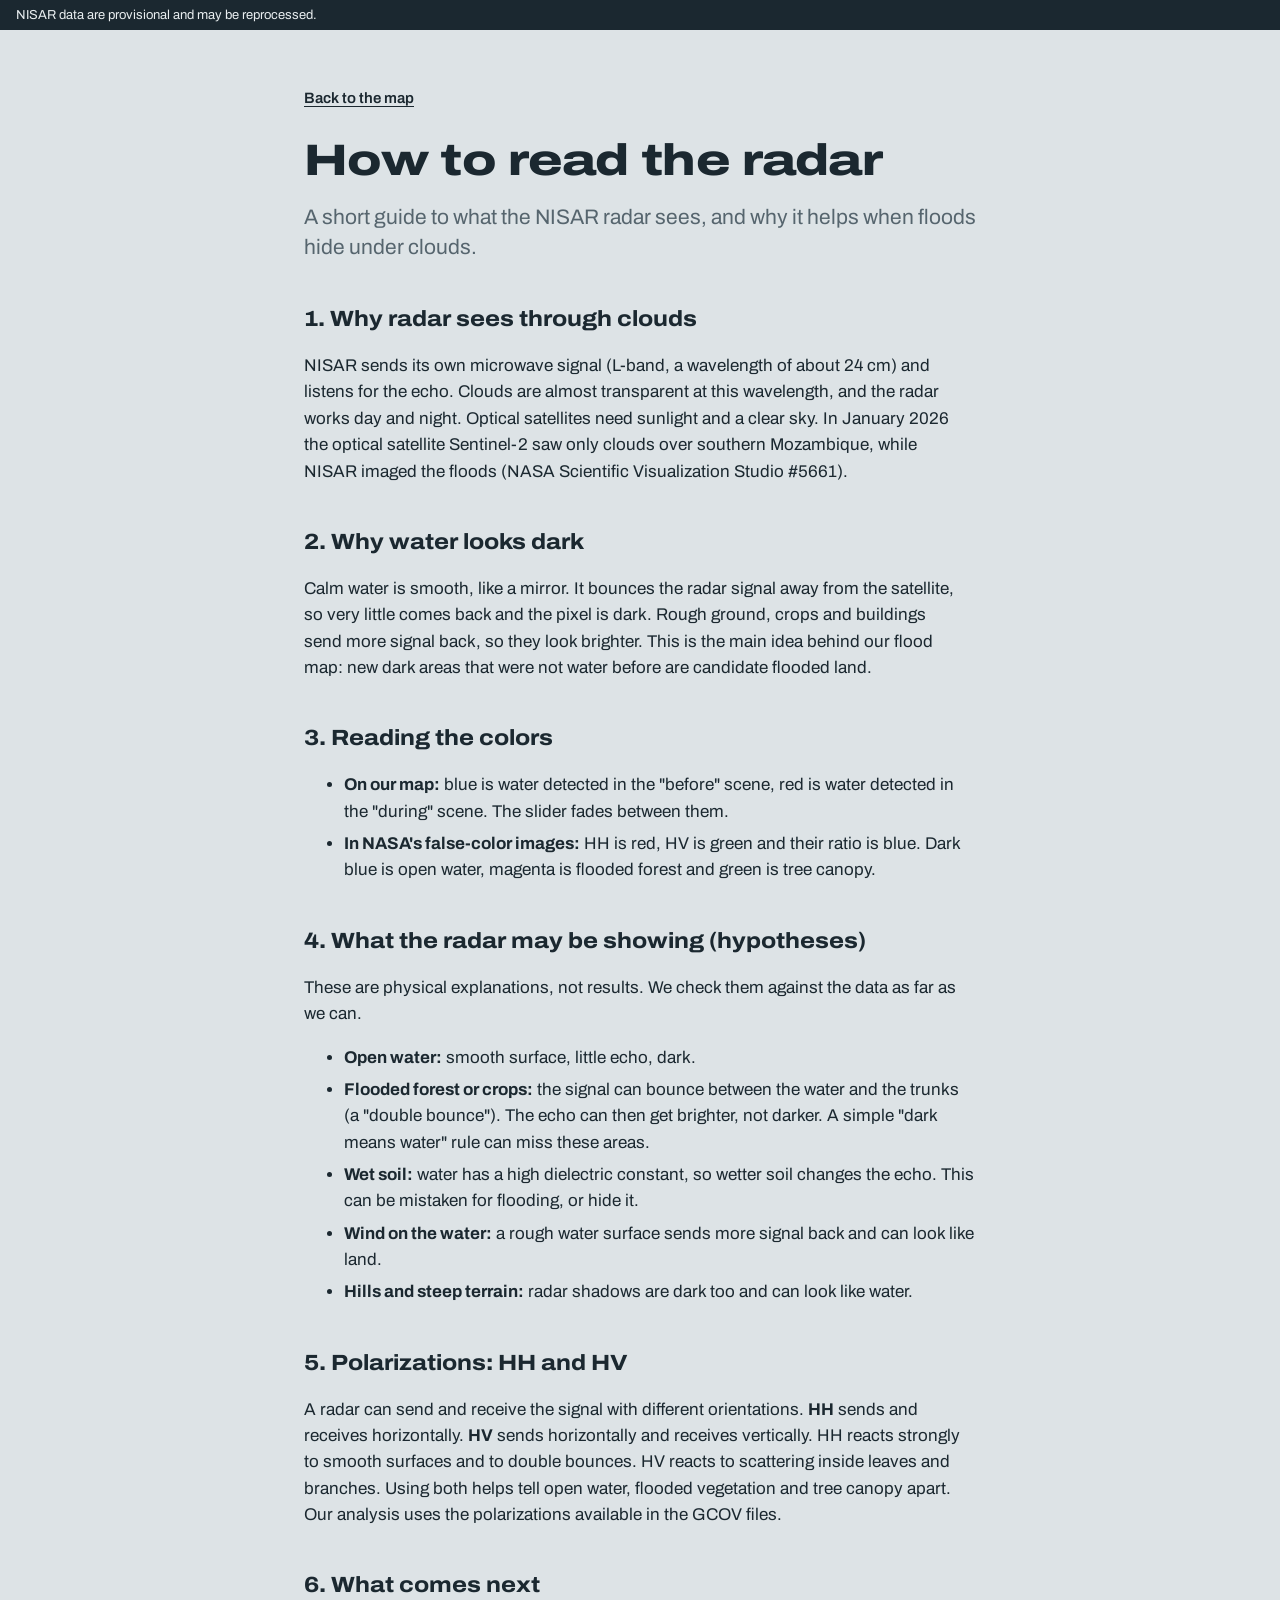
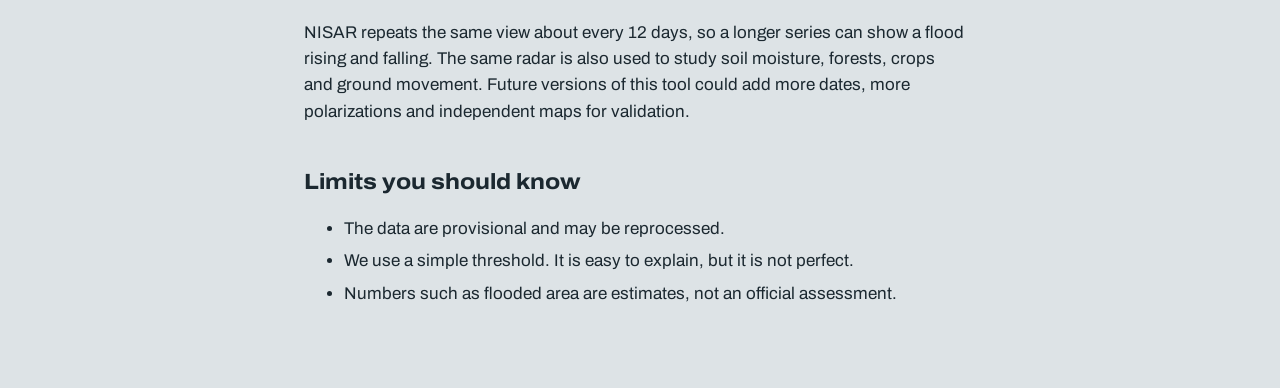
<file: docs/how-to-read-radar.html>
<!doctype html>
<html lang="en">
<head>
<meta charset="utf-8">
<meta name="viewport" content="width=device-width, initial-scale=1">
<title>How to read the radar | Sarvia</title>
<link rel="icon" href="static/brand/favicon.ico" sizes="any">
<link rel="icon" type="image/png" href="static/brand/favicon-32.png" sizes="32x32">
<link rel="icon" type="image/png" href="static/brand/icon-192.png" sizes="192x192">
<link rel="apple-touch-icon" href="static/brand/apple-touch-icon.png">
<link rel="preconnect" href="https://fonts.googleapis.com">
<link rel="preconnect" href="https://fonts.gstatic.com" crossorigin>
<link rel="stylesheet" href="https://fonts.googleapis.com/css2?family=Archivo:wdth,wght@62..125,300..900&display=swap">
<link rel="stylesheet" href="static/style.css">
</head>
<body class="page-body">
<div id="banner">NISAR data are provisional and may be reprocessed.</div>
<main class="page">
  <p class="back"><a href="index.html">Back to the map</a></p>
  <h1>How to read the radar</h1>
  <p class="lead">A short guide to what the NISAR radar sees, and why it helps when floods hide under clouds.</p>

  <h2>1. Why radar sees through clouds</h2>
  <p>NISAR sends its own microwave signal (L-band, a wavelength of about 24 cm) and listens for the echo. Clouds are almost transparent at this wavelength, and the radar works day and night. Optical satellites need sunlight and a clear sky. In January 2026 the optical satellite Sentinel-2 saw only clouds over southern Mozambique, while NISAR imaged the floods (NASA Scientific Visualization Studio #5661).</p>

  <h2>2. Why water looks dark</h2>
  <p>Calm water is smooth, like a mirror. It bounces the radar signal away from the satellite, so very little comes back and the pixel is dark. Rough ground, crops and buildings send more signal back, so they look brighter. This is the main idea behind our flood map: new dark areas that were not water before are candidate flooded land.</p>

  <h2>3. Reading the colors</h2>
  <ul>
    <li><b>On our map:</b> blue is water detected in the "before" scene, red is water detected in the "during" scene. The slider fades between them.</li>
    <li><b>In NASA's false-color images:</b> HH is red, HV is green and their ratio is blue. Dark blue is open water, magenta is flooded forest and green is tree canopy.</li>
  </ul>

  <h2>4. What the radar may be showing (hypotheses)</h2>
  <p>These are physical explanations, not results. We check them against the data as far as we can.</p>
  <ul>
    <li><b>Open water:</b> smooth surface, little echo, dark.</li>
    <li><b>Flooded forest or crops:</b> the signal can bounce between the water and the trunks (a "double bounce"). The echo can then get brighter, not darker. A simple "dark means water" rule can miss these areas.</li>
    <li><b>Wet soil:</b> water has a high dielectric constant, so wetter soil changes the echo. This can be mistaken for flooding, or hide it.</li>
    <li><b>Wind on the water:</b> a rough water surface sends more signal back and can look like land.</li>
    <li><b>Hills and steep terrain:</b> radar shadows are dark too and can look like water.</li>
  </ul>

  <h2>5. Polarizations: HH and HV</h2>
  <p>A radar can send and receive the signal with different orientations. <b>HH</b> sends and receives horizontally. <b>HV</b> sends horizontally and receives vertically. HH reacts strongly to smooth surfaces and to double bounces. HV reacts to scattering inside leaves and branches. Using both helps tell open water, flooded vegetation and tree canopy apart. Our analysis uses the polarizations available in the GCOV files.</p>

  <h2>6. What comes next</h2>
  <p>NISAR repeats the same view about every 12 days, so a longer series can show a flood rising and falling. The same radar is also used to study soil moisture, forests, crops and ground movement. Future versions of this tool could add more dates, more polarizations and independent maps for validation.</p>

  <h2>Limits you should know</h2>
  <ul>
    <li>The data are provisional and may be reprocessed.</li>
    <li>We use a simple threshold. It is easy to explain, but it is not perfect.</li>
    <li>Numbers such as flooded area are estimates, not an official assessment.</li>
  </ul>
</main>
</body>
</html>
</file>
<file: docs/static/style.css>
/* Sarvia: colour is reserved for data. The interface itself is overcast grey and slate;
   blue, red and amber only ever mean water, detectable open water and roads. */
:root{
  --overcast:#dde3e6;   /* side panels */
  --paper:#f5f7f8;      /* inputs, cards, map chrome */
  --slate:#1b2830;      /* ink, primary actions */
  --echo:#56656e;       /* secondary text */
  --rule:rgba(27,40,48,.16);
  --standing:#1f5fae;   /* water already there */
  --newwater:#e0442a;   /* new flood water */
  --roads:#f0a500;      /* OSM roads in the flood */
  --safe:#1b8a4b;       /* recommended route */

  --sans:"Archivo",system-ui,-apple-system,"Segoe UI",Roboto,Arial,sans-serif;
  --t-small:13px; --t-meta:15px; --t-body:17px; --t-h2:19px; --t-h1:34px; --t-big:68px;
  --pad:28px;
}

*{box-sizing:border-box}
html,body{margin:0;height:100%}
body{font-family:var(--sans);font-size:var(--t-body);color:var(--slate);background:var(--overcast);
  font-variation-settings:"wdth" 100;-webkit-font-smoothing:antialiased}
a{color:var(--slate);text-decoration-thickness:1px;text-underline-offset:3px}
a:hover{text-decoration-thickness:2px}
:focus-visible{outline:2px solid var(--standing);outline-offset:2px}
button{font:inherit;color:inherit}
[hidden]{display:none!important}
.visually-hidden{position:absolute;width:1px;height:1px;overflow:hidden;clip:rect(0 0 0 0);white-space:nowrap}

/* ---------- top strip ---------- */
#banner{position:fixed;inset:0 0 auto 0;height:30px;z-index:2000;padding:0 16px;
  display:flex;align-items:center;gap:10px;background:var(--slate);color:#e9eef0;
  font-size:var(--t-small);white-space:nowrap;overflow:hidden}
#mock-flag{background:var(--roads);color:var(--slate);padding:1px 7px;border-radius:2px;font-weight:700}

#layout{position:absolute;top:30px;bottom:0;left:0;right:0;display:flex}

/* ---------- brand and page navigation (both pages) ---------- */
.brand{display:flex;align-items:center;justify-content:space-between;gap:16px}
.wordmark{display:block;flex:none;line-height:0}
.wordmark img{display:block;height:46px;width:auto}
.tool .wordmark img{height:40px}
.site-nav{display:flex;gap:18px;font-size:var(--t-small);font-weight:700}
.site-nav a{padding:0 0 4px;color:var(--echo);text-decoration:none;border-bottom:2px solid transparent}
.site-nav a:hover{color:var(--slate)}
.site-nav a[aria-current="page"]{color:var(--slate);border-bottom-color:var(--slate)}

/* ---------- buttons ---------- */
.primary,.quiet{display:inline-block;border-radius:3px;padding:10px 16px;font-size:var(--t-meta);font-weight:650;cursor:pointer;line-height:1.2;text-decoration:none}
.primary{background:var(--slate);color:var(--paper);border:1px solid var(--slate)}
.primary:hover{background:#2c3e49}
.quiet{background:transparent;color:var(--slate);border:1px solid transparent;text-decoration:underline;text-underline-offset:3px}
.quiet:hover{text-decoration-thickness:2px}
button:disabled{cursor:default;opacity:.4}
.primary:disabled:hover{background:var(--slate)}
.chip-btn{padding:5px 11px;border:1px solid var(--slate);border-radius:999px;background:transparent;font-size:var(--t-small);font-weight:700;cursor:pointer;white-space:nowrap}
.chip-btn:hover{background:var(--slate);color:var(--paper)}
.badge{display:inline-block;font-size:11px;font-weight:650;padding:0 6px;border:1px solid var(--slate);border-radius:2px;vertical-align:1px;color:var(--slate)}

/* ======================================================================
   STORY
   ====================================================================== */
#story{width:440px;max-width:48%;display:flex;flex-direction:column;background:var(--overcast);
  border-right:1px solid var(--rule);z-index:1500}
#masthead{padding:16px var(--pad) 0}
#masthead .brand{margin-bottom:14px}

#progress{list-style:none;margin:0;padding:0;display:flex;gap:4px}
#progress li{flex:1 1 0}
#progress button{width:100%;display:flex;flex-direction:column;gap:5px;background:none;border:0;cursor:pointer;
  padding:0 0 10px;font-size:12px;color:var(--echo);text-align:left;white-space:nowrap}
#progress button::before{content:"";display:block;height:3px;border-radius:2px;background:var(--rule);transition:background .2s}
#progress button.done::before{background:var(--echo)}
#progress button.on::before{background:var(--slate)}
#progress button .n{display:none}
#progress button.on{color:var(--slate);font-weight:700}
#progress button:hover{color:var(--slate)}

#steps{flex:1;overflow:auto;position:relative}
.step{display:none;padding:22px var(--pad) 28px;line-height:1.5}
.step.on{display:block;animation:rise .35s ease-out}
@keyframes rise{from{opacity:0;transform:translateY(6px)}to{opacity:1;transform:none}}
.step h1{margin:0 0 14px;font-size:var(--t-h1);line-height:1.02;font-weight:820;letter-spacing:-.012em;
  font-variation-settings:"wdth" 125;text-wrap:balance}
.step h2{margin:28px 0 8px;font-size:var(--t-h2);font-weight:750;font-variation-settings:"wdth" 112}
.step p{margin:0 0 14px;max-width:62ch}
.step b{font-weight:700}
.lead{font-size:var(--t-h2);line-height:1.4;color:var(--echo);margin-bottom:18px}
.source{font-size:var(--t-small);line-height:1.45;color:var(--echo)}
.more-link{font-size:var(--t-meta);font-weight:650}

.key{display:inline-block;width:10px;height:10px;margin:0 5px 0 2px;border-radius:1px}
.key.before{background:var(--standing)}.key.during{background:var(--newwater)}

/* the new-water figure: condensed, tall, in the colour it measures */
.big{margin:20px 0 6px;font-size:28px;font-weight:700;line-height:1;color:var(--newwater);font-variation-settings:"wdth" 70}
.big span{font-size:var(--t-big);font-weight:800;font-variant-numeric:tabular-nums;letter-spacing:-.01em}
.big small{display:block;margin-top:8px;font-size:var(--t-meta);font-weight:500;color:var(--slate);font-variation-settings:"wdth" 100}
.range{font-size:var(--t-small);color:var(--echo)}

/* figures as ruled rows, number first */
.facts{display:grid;grid-template-columns:auto 1fr;column-gap:18px;margin:20px 0 16px;border-top:1px solid var(--rule)}
.fact{grid-column:1/-1;display:grid;grid-template-columns:subgrid;row-gap:4px;align-items:baseline;
  padding:10px 0;border-bottom:1px solid var(--rule)}
.fact b{font-size:27px;line-height:1.05;font-weight:780;font-variant-numeric:tabular-nums;font-variation-settings:"wdth" 72}
.fact span{font-size:var(--t-meta);line-height:1.35;color:var(--echo)}
.facts.compact{margin:10px 0 12px}
.facts.compact .fact{padding:7px 0}
.facts.compact .fact b{font-size:21px}
.facts.compact .fact span{font-size:var(--t-small)}

/* folded detail: one consistent disclosure for everything secondary */
.fold{margin:0;border-top:1px solid var(--rule);font-size:var(--t-meta)}
.fold:last-of-type{border-bottom:1px solid var(--rule)}
.fold + .fold{border-top:0}
.fold:first-of-type{margin-top:22px}
.fold summary{display:flex;justify-content:space-between;align-items:center;padding:11px 0;cursor:pointer;font-weight:650;list-style:none}
.fold summary::-webkit-details-marker{display:none}
.fold summary::after{content:"+";font-weight:500;font-size:18px;line-height:1;color:var(--echo)}
.fold[open] summary::after{content:"−"}
.fold[open]{padding-bottom:12px}
.fold .source:last-child{margin-bottom:0}
#limits{margin:0;padding-left:18px;font-size:var(--t-small);line-height:1.45;color:var(--echo)}
#limits li{margin-bottom:6px}
#numbers{display:grid;grid-template-columns:auto 1fr;gap:5px 16px;margin:4px 0 0;font-size:var(--t-small)}
#numbers dt{color:var(--echo)}
#numbers dd{margin:0;font-variant-numeric:tabular-nums}

/* step 3: view switch and the four observations */
.segmented{display:flex;gap:3px;margin:0 0 14px;padding:3px;border-radius:5px;background:rgba(27,40,48,.07)}
.segmented button{flex:1;padding:8px 10px;border:0;border-radius:3px;background:transparent;color:var(--echo);
  font-size:var(--t-small);font-weight:650;cursor:pointer}
.segmented button[aria-pressed="true"]{background:var(--paper);color:var(--slate);box-shadow:0 1px 2px rgba(27,40,48,.18)}
.timeline-panel{margin:0 0 6px;padding:12px 14px 4px;border-radius:4px;background:var(--paper)}
.timeline-topline{display:flex;justify-content:space-between;align-items:center;gap:8px}
.timeline-frame-count{margin:0!important;font-size:var(--t-small);font-weight:700;font-variant-numeric:tabular-nums}
.timeline-panel.playing .chip-btn{background:var(--newwater);border-color:var(--newwater);color:#fff}
#timeline-slider{display:block;width:100%;margin:12px 0 2px;accent-color:var(--slate);cursor:pointer}
.timeline-ticks{display:flex;justify-content:space-between;gap:4px;margin:0 1px 10px;color:var(--echo);font-size:11px;font-variant-numeric:tabular-nums}
.timeline-ticks span.on{color:var(--slate);font-weight:750}
.timeline-reading{margin:0 0 10px!important;font-size:var(--t-small);line-height:1.45}
.timeline-map-caption{position:absolute;top:14px;left:50%;transform:translateX(-50%);z-index:900;display:flex;flex-direction:column;
  min-width:170px;padding:7px 12px;border-top:3px solid var(--newwater);border-radius:3px;background:var(--paper);
  color:var(--echo);font-size:var(--t-small);line-height:1.2;text-align:center;box-shadow:0 1px 2px rgba(27,40,48,.25);pointer-events:none}
.timeline-map-caption b{color:var(--slate);font-size:var(--t-h2);font-variation-settings:"wdth" 80}
.timeline-map-caption i{font-style:normal;font-weight:750;color:var(--newwater);font-variant-numeric:tabular-nums}
.sw.timeline-shared{background:#1f78c8}
.sw.timeline-new{background:#e4572e}
.sw.timeline-receded{background:#e29d23}

/* step 5: how it works and the way into the tool */
.how-list{margin:0 0 22px;padding:0;list-style:none;counter-reset:how}
.how-list li{position:relative;padding:12px 0 12px 40px;border-top:1px solid var(--rule);font-size:var(--t-meta);line-height:1.4;counter-increment:how}
.how-list li:last-child{border-bottom:1px solid var(--rule)}
.how-list li::before{content:counter(how);position:absolute;left:0;top:11px;width:26px;height:26px;display:grid;place-items:center;
  border-radius:50%;background:var(--slate);color:var(--paper);font-size:var(--t-small);font-weight:750}
.how-list b{display:block}
.cta{display:flex;justify-content:space-between;align-items:center;gap:12px;padding:16px 18px;border-radius:4px;
  background:var(--slate);color:var(--paper);font-size:var(--t-h2);font-weight:750;text-decoration:none;
  box-shadow:0 2px 8px rgba(27,40,48,.25);transition:transform .15s,box-shadow .15s}
.cta:hover{transform:translateY(-1px);box-shadow:0 5px 16px rgba(27,40,48,.3)}
.cta span{font-size:22px}
.cta-note{margin-top:10px!important}

/* ---------- step controls ---------- */
#controls{display:flex;align-items:center;justify-content:space-between;gap:12px;padding:12px var(--pad) 16px;border-top:1px solid var(--rule)}
#prev{padding-left:0}
#next{margin-left:auto;max-width:70%;overflow:hidden;text-overflow:ellipsis;white-space:nowrap}

/* ---------- map ---------- */
#mapwrap{position:relative;flex:1;overflow:hidden}
#map{position:absolute;inset:0;background:#c9d1d6}
.leaflet-container{font-family:var(--sans)}
.leaflet-bar a{color:var(--slate)}

/* the clouds: one orchestrated moment, lifted when the radar takes over */
#clouds{position:absolute;inset:0;z-index:950;pointer-events:none;
  background:rgba(201,209,214,.3);transition:opacity 1.6s cubic-bezier(.4,0,.2,1),visibility 0s}
.cloud-field{position:absolute;top:-10%;left:-15%;width:130%;height:120%;will-change:transform;
  background:url("data:image/svg+xml,<svg xmlns='http://www.w3.org/2000/svg' width='1600' height='1000'><filter id='c' x='0' y='0' width='100%' height='100%'><feTurbulence type='fractalNoise' baseFrequency='0.0035 0.006' numOctaves='5' seed='11' stitchTiles='stitch'/><feColorMatrix values='0 0 0 0 0.96  0 0 0 0 0.97  0 0 0 0 0.98  3.4 0 0 0 -1.15'/></filter><rect width='100%' height='100%' filter='url(%23c)'/></svg>") center/cover no-repeat;
  animation:drift 80s linear infinite alternate;transition:transform 1.6s cubic-bezier(.4,0,.2,1)}
@keyframes drift{from{translate:0 0}to{translate:8% 2%}}
#clouds.lifted{opacity:0;visibility:hidden;transition:opacity 1.6s cubic-bezier(.4,0,.2,1),visibility 0s 1.6s}
#clouds.lifted .cloud-caption{opacity:0;transition:opacity .25s}
#clouds.lifted .cloud-field{transform:scale(1.12)}
.cloud-caption{position:absolute;right:20px;bottom:64px;margin:0;max-width:21em;font-size:var(--t-meta);
  line-height:1.35;font-weight:600;color:var(--slate);background:var(--paper);padding:10px 14px;border-radius:3px}

/* before/during curtain */
#curtain{position:absolute;inset:0;z-index:900;pointer-events:none}
#divider{position:absolute;top:0;bottom:0;left:50%;width:2px;margin-left:-1px;background:var(--paper);box-shadow:0 0 0 1px rgba(27,40,48,.25)}
#knob{position:absolute;left:50%;bottom:40px;width:42px;height:42px;margin-left:-21px;border-radius:50%;
  background:var(--paper);box-shadow:0 1px 3px rgba(27,40,48,.4)}
#knob::before,#knob::after{content:"";position:absolute;top:50%;width:0;height:0;margin-top:-6px;border:6px solid transparent}
#knob::before{left:7px;border-right-color:var(--slate)}
#knob::after{right:7px;border-left-color:var(--slate)}
.tag{position:absolute;top:14px;display:flex;flex-direction:column;padding:6px 10px;border-radius:3px;
  background:var(--paper);color:var(--echo);font-size:var(--t-small);line-height:1.2;box-shadow:0 1px 2px rgba(27,40,48,.25)}
.tag b{font-size:var(--t-h2);color:var(--slate);font-variation-settings:"wdth" 80}
.tag.left{left:56px;border-top:3px solid var(--standing)}
.tag.right{right:14px;border-top:3px solid var(--newwater);text-align:right}
#slider{position:absolute;left:0;right:0;bottom:30px;width:100%;height:62px;margin:0;opacity:0;pointer-events:auto;cursor:ew-resize}
#curtain:has(#slider:focus-visible) #knob{outline:2px solid var(--standing);outline-offset:2px}

/* story legend */
#legend{position:absolute;left:14px;bottom:28px;z-index:900;padding:10px 12px;border-radius:3px;
  background:var(--paper);font-size:var(--t-small);line-height:1.3;box-shadow:0 1px 2px rgba(27,40,48,.25)}
#legend-toggle{display:block;width:100%;padding:0 0 5px;background:none;border:0;border-bottom:1px solid var(--rule);
  color:var(--slate);font-size:var(--t-small);font-weight:750;text-align:left;cursor:pointer}
#legend-toggle::after{content:" −";float:right}
#legend-toggle[aria-expanded="false"]::after{content:" +"}
#legend div{display:flex;align-items:center;gap:8px;margin:3px 0}
#legend #legend-content{display:block;margin:0;padding-top:4px}
#timeline-legend:not([hidden]),#validation-legend:not([hidden]){display:block}
.sw{display:inline-block;width:14px;height:10px;border-radius:1px;flex:none}
.sw.before{background:var(--standing)}.sw.during{background:var(--newwater)}
.sw.roads{height:4px;background:var(--roads)}
.sw.validation-nisar{background:#e0442a}.sw.validation-ems{background:#7b2cbf}
.sw.line{width:22px;height:0;border-top:4px solid}
.sw.line.drive{border-top:5px solid var(--slate)}
.sw.line.boatleg{border-top:4px dashed var(--slate)}
.sw.line.walk{border-top:4px dotted var(--slate)}
.sw.line.other{border-top:5px solid #7d8b93}
.sw.blocked{border-color:var(--newwater)}
.vegetation-key{display:flex;align-items:center;gap:8px;margin:3px 0}
.vegetation-key i{display:inline-block;width:14px;height:10px;border:1px solid rgba(27,40,48,.35);border-radius:1px}
#vegetation-legend b,#vegetation-legend small{display:block}
#vegetation-legend small{margin:4px 0 0;color:var(--echo);line-height:1.3}
#layer-status{position:absolute;top:10px;left:50%;z-index:1000;max-width:min(420px,calc(100% - 120px));transform:translateX(-50%);
  padding:7px 10px;background:rgba(245,247,248,.94);border:1px solid var(--rule);border-radius:4px;
  color:var(--slate);font-size:12px;line-height:1.3;box-shadow:0 1px 3px rgba(27,40,48,.2)}

/* ---------- impact map (story step 4 and the tool) ---------- */
.caveat{font-size:var(--t-small);line-height:1.45;padding:2px 0 2px 12px;border-left:3px solid var(--newwater);color:var(--echo)}
.caveat b{color:var(--slate)}
.caveat .badge{margin-left:4px}

.impact-cats{list-style:none;margin:18px 0 0;padding:0}
.cat-row{display:grid;grid-template-columns:34px 1fr auto;grid-template-rows:auto 6px;column-gap:12px;row-gap:9px;
  align-items:center;width:100%;padding:12px 0 13px;background:none;border:0;border-bottom:1px solid var(--rule);
  text-align:left;cursor:pointer;transition:opacity .15s}
.cat-row[aria-pressed="false"]{opacity:.38}
.cat-row:hover .cat-name{text-decoration:underline;text-underline-offset:3px}
.cat-icon{grid-row:1/3;align-self:start;display:grid}
.cat-name{font-size:var(--t-body);font-weight:750;line-height:1.1;font-variation-settings:"wdth" 108}
.cat-name small{display:block;margin-top:2px;font-size:var(--t-small);font-weight:500;color:var(--echo);font-variation-settings:"wdth" 100}
.cat-hl{display:flex;flex-direction:column;align-items:flex-end;gap:1px;font-variant-numeric:tabular-nums}
.hl{font-size:var(--t-small);font-weight:650;white-space:nowrap}
.hl.in_water{color:#b8321b}
.hl.isolated{color:#8a5d00}
.hl.none{color:var(--echo);font-weight:500}
.bar{grid-column:2/4;display:flex;height:6px;border-radius:3px;overflow:hidden;gap:2px}
.seg{display:block;min-width:3px;height:100%}
.seg.in_water,.state-chip[data-state="in_water"] .dot{background:var(--newwater)}
.seg.isolated,.state-chip[data-state="isolated"] .dot{background:var(--roads)}
.seg.near_water{background:#f2b5a8}
.state-chip[data-state="near_water"] .dot{background:#fff;box-shadow:inset 0 0 0 2px var(--newwater)}
.seg.accessible,.state-chip[data-state="accessible"] .dot{background:var(--slate)}
.seg.no_road,.state-chip[data-state="no_road"] .dot{background:#8e9ba3}
.seg.not_observed,.state-chip[data-state="not_observed"] .dot{background:#c3ccd1}

/* states: a compact key that doubles as the filter */
.state-key{display:grid;grid-template-columns:1fr 1fr;gap:2px 14px;margin:16px 0 8px}
.state-chip{display:grid;grid-template-columns:12px 1fr auto;align-items:center;gap:8px;padding:6px 0;background:none;border:0;
  border-bottom:1px dotted var(--rule);font-size:var(--t-small);text-align:left;cursor:pointer;color:var(--slate)}
.state-chip .dot{width:12px;height:12px;border-radius:50%}
.state-chip b{font-variant-numeric:tabular-nums;font-weight:750}
.state-chip[aria-pressed="false"]{color:var(--echo)}
.state-chip[aria-pressed="false"] .dot{opacity:.3}
.state-chip[aria-pressed="false"] .lbl{text-decoration:line-through;text-decoration-color:rgba(27,40,48,.35)}
#impact-sum{margin:6px 0 16px}

.roads-toggle{display:flex;align-items:center;gap:10px;width:100%;padding:10px 0;background:none;border:0;border-top:1px solid var(--rule);
  border-bottom:1px solid var(--rule);font-size:var(--t-meta);text-align:left;cursor:pointer;color:var(--slate)}
.roads-toggle .sw.roads{width:22px;height:5px}
.roads-toggle[aria-pressed="false"]{opacity:.4}
.roads-toggle + .fold{border-top:0}
.impact-roads{width:100%;margin:0 0 10px;border-collapse:collapse;font-size:var(--t-small);font-variant-numeric:tabular-nums}
.impact-roads th,.impact-roads td{padding:5px 0;border-bottom:1px solid var(--rule);text-align:left;font-weight:500}
.impact-roads thead th{color:var(--echo);font-weight:600}
.impact-roads .num{text-align:right;padding-left:12px;white-space:nowrap}
.attribution{margin-top:12px}

.impact-pop .leaflet-popup-content-wrapper{border-radius:4px;box-shadow:0 2px 8px rgba(27,40,48,.3)}
.impact-pop .leaflet-popup-content{margin:12px 14px;font-size:var(--t-small);line-height:1.4;color:var(--slate)}
.impact-popup h3{margin:0 18px 4px 0;font-size:var(--t-meta);font-weight:750;line-height:1.25}
.impact-popup p{margin:0 0 8px}
.pp-kind{display:flex;align-items:center;gap:6px;color:var(--echo)}
.pp-kind a{color:var(--echo)}
.pp-state{padding-left:9px;border-left:3px solid var(--slate)}
.pp-state b{display:block}
.pp-state[data-state="in_water"],.pp-state[data-state="near_water"]{border-left-color:var(--newwater)}
.pp-state[data-state="isolated"]{border-left-color:var(--roads)}
.pp-state[data-state="no_road"],.pp-state[data-state="not_observed"]{border-left-color:#9aa6ad}
.pp-facts{display:grid;grid-template-columns:auto 1fr;gap:2px 10px;margin:0 0 8px}
.pp-facts dt{color:var(--echo)}
.pp-facts dd{margin:0;font-variant-numeric:tabular-nums}
.pp-actions{display:flex;flex-wrap:wrap;gap:4px;align-items:center}
.impact-popup .pp-actions .primary{padding:7px 12px;font-size:var(--t-small);color:var(--paper)}
.impact-popup .pp-actions .quiet{padding:7px 6px;font-size:var(--t-small);color:var(--slate)}
.pp-note{font-size:11px;color:var(--echo);margin:4px 0 0!important}

/* ======================================================================
   ROUTE TOOL
   ====================================================================== */
.tool{width:380px;max-width:46%;display:flex;flex-direction:column;background:var(--overcast);border-right:1px solid var(--rule);z-index:1500}
.tool-head{display:flex;flex-direction:column;gap:10px;padding:14px 20px 12px;border-bottom:1px solid var(--rule)}
.panel-toggle{display:none;align-self:flex-start;padding:4px 0;border:0;background:none;font-size:var(--t-small);font-weight:700;color:var(--echo);cursor:pointer;text-decoration:underline;text-underline-offset:3px}
.panel-toggle .when-closed{display:none}
.tool.collapsed .panel-toggle .when-open{display:none}
.tool.collapsed .panel-toggle .when-closed{display:inline}
.tool-body{flex:1;overflow:auto;padding:14px 20px 20px}
.tool-body > .caveat{margin:0 0 12px}

/* accordion sections */
.panel{margin:0 0 8px;border-radius:5px;background:var(--paper);box-shadow:0 1px 2px rgba(27,40,48,.1)}
.panel > summary{display:flex;align-items:baseline;gap:10px;padding:12px 14px;cursor:pointer;list-style:none}
.panel > summary::-webkit-details-marker{display:none}
.panel > summary::before{content:"";flex:none;width:7px;height:7px;margin-right:2px;border-right:2px solid var(--echo);border-bottom:2px solid var(--echo);
  transform:translateY(-2px) rotate(-45deg);transition:transform .15s}
.panel[open] > summary::before{transform:translateY(-4px) rotate(45deg)}
.panel-head{display:flex;align-items:baseline;gap:10px;margin:0;padding:12px 14px 10px;font-size:inherit;font-weight:inherit}
.panel-title{font-size:var(--t-meta);font-weight:750;font-variation-settings:"wdth" 108}
.panel-hint{margin-left:auto;font-size:12px;color:var(--echo);white-space:nowrap}
.panel-body{padding:0 14px 14px}
.sub-title{margin:14px 0 0;font-size:11px;font-weight:700;letter-spacing:.06em;text-transform:uppercase;color:var(--echo)}
.tool .state-key{margin-top:6px}
.tool-foot{padding:6px 2px 0}
.credits{margin:0;padding-left:16px;font-size:var(--t-small);line-height:1.45;color:var(--echo)}
.credits li{margin-bottom:5px}
.credits b{color:var(--slate);font-weight:650}
.credits-fold:first-of-type{margin-top:8px}
.tool-foot .source{margin:0 0 6px}

/* route planner */
.directions{position:relative;margin:2px 0 12px;padding:8px 48px 8px 12px;background:#fff;border:1px solid var(--rule);border-radius:6px}
.dir-row{display:grid;grid-template-columns:18px 1fr;grid-template-rows:auto auto;column-gap:10px;align-items:center;padding:6px 0}
.dir-row + .dir-link + .dir-row{border-top:1px solid var(--rule)}
.dir-dot{grid-row:1/3;justify-self:center;width:14px;height:14px;border-radius:50%}
.dir-dot.start{background:#fff;box-shadow:inset 0 0 0 4px var(--slate)}
.dir-dot.end{background:var(--slate);box-shadow:inset 0 0 0 4px var(--slate),inset 0 0 0 7px #fff;border-radius:50% 50% 50% 0;transform:rotate(-45deg)}
.dir-label{font-size:12px;font-weight:600;color:var(--echo)}
.dir-row input{font:inherit;font-size:var(--t-meta);font-variant-numeric:tabular-nums;color:var(--slate);width:100%;
  padding:2px 0 3px;background:transparent;border:0;border-bottom:2px solid transparent;border-radius:0}
.dir-row input:focus{outline:none;border-bottom-color:var(--slate)}
.dir-row.active .dir-label{color:var(--slate)}
.dir-row.active .dir-label::after{content:" · next map click";font-weight:500;color:var(--echo)}
.dir-link{position:absolute;left:20px;top:36px;bottom:36px;width:0;border-left:2px dotted var(--echo);pointer-events:none}
.icon-btn{position:absolute;right:8px;top:50%;transform:translateY(-50%);width:34px;height:34px;display:grid;place-items:center;
  border:0;border-radius:50%;background:transparent;color:var(--slate);cursor:pointer}
.icon-btn:hover{background:var(--overcast)}
.mode-switch{display:inline-flex;margin:0 0 12px;border:1px solid var(--slate);border-radius:999px;overflow:hidden}
.mode-switch button{font-size:var(--t-small);font-weight:600;padding:7px 14px;border:0;background:transparent;color:var(--slate);cursor:pointer}
.mode-switch button[aria-checked="true"]{background:var(--slate);color:var(--paper)}
.route-actions{display:flex;gap:6px;flex-wrap:wrap;align-items:center}
#route-progress{width:100%;height:4px;margin:12px 0 0;accent-color:var(--slate)}
.route-status{margin:14px 0 8px;font-size:var(--t-small);line-height:1.45;padding-left:12px;border-left:3px solid var(--slate)}
.route-status.error{border-left-color:var(--newwater);color:#9c2a14}
#static-route-note{margin-top:0}

.route-options{list-style:none;margin:12px 0 0;padding:0;border-top:1px solid var(--rule)}
.route-options:empty{display:none}
.option{display:grid;grid-template-columns:1fr auto;gap:2px 12px;width:100%;text-align:left;cursor:pointer;
  padding:11px 12px 11px 14px;background:transparent;border:0;border-bottom:1px solid var(--rule);border-left:4px solid transparent}
.option:hover{background:var(--overcast)}
.option[aria-pressed="true"]{background:#fff;border-left-color:var(--slate)}
.opt-time{font-size:22px;line-height:1.1;font-weight:800;font-variant-numeric:tabular-nums;font-variation-settings:"wdth" 78}
.opt-dist{align-self:center;font-size:var(--t-meta);color:var(--echo);font-variant-numeric:tabular-nums}
.opt-title{grid-column:1/-1;font-size:var(--t-meta);font-weight:650}
.opt-tag{display:inline-block;margin-left:6px;font-size:12px;font-weight:700;color:var(--safe);vertical-align:1px}
.opt-detail{grid-column:1/-1;font-size:var(--t-small);color:var(--echo)}
.opt-warn{grid-column:1/-1;font-size:var(--t-small);font-weight:600;color:#9c2a14}
.itinerary{margin:18px 0 8px}
.itinerary h2{margin:0 0 10px;font-size:var(--t-meta);font-weight:750}
#route-steps{list-style:none;margin:0;padding:0}
.stepline{position:relative;display:grid;grid-template-columns:32px 1fr;gap:10px;padding:0 0 14px}
.stepline:not(:last-child)::before{content:"";position:absolute;left:15px;top:30px;bottom:2px;border-left:2px solid var(--rule)}
.stepline.boat:not(:last-child)::before,.stepline.launch:not(:last-child)::before{border-left-style:dashed;border-left-color:var(--slate)}
.step-icon{width:32px;height:32px;display:grid;place-items:center;border-radius:50%;background:#fff;color:var(--slate);border:1px solid var(--rule)}
.stepline.launch .step-icon,.stepline.boat .step-icon{background:var(--slate);color:var(--paper);border-color:var(--slate)}
.step-text{display:flex;flex-direction:column;padding-top:5px;font-size:var(--t-meta);line-height:1.35}
.step-text span{font-size:var(--t-small);color:var(--echo);font-variant-numeric:tabular-nums}

/* places: search */
.search input{width:100%;padding:9px 12px;font:inherit;font-size:var(--t-meta);color:var(--slate);background:#fff;border:1px solid var(--rule);border-radius:4px}
.search input:focus{outline:none;border-color:var(--slate)}
.place-results{list-style:none;margin:6px 0 0;padding:0;border:1px solid var(--rule);border-radius:4px;background:#fff;max-height:260px;overflow:auto}
.place-hit{display:flex;align-items:center;gap:10px;width:100%;padding:8px 10px;border:0;border-bottom:1px solid var(--rule);background:none;text-align:left;cursor:pointer}
.place-results li:last-child .place-hit{border-bottom:0}
.place-hit:hover,.place-hit:focus-visible{background:var(--overcast)}
.place-hit svg{flex:none}
.place-hit span{display:flex;flex-direction:column;min-width:0}
.place-hit b{font-size:var(--t-small);font-weight:650;overflow:hidden;text-overflow:ellipsis;white-space:nowrap}
.place-hit small{font-size:12px;color:var(--echo)}
.place-none{padding:9px 10px;font-size:var(--t-small);color:var(--echo)}

/* layers: a tree of groups and switches */
.layer-tree,.lt-children{list-style:none;margin:0;padding:0}
.lt-group + .lt-group{margin-top:6px;padding-top:6px;border-top:1px solid var(--rule)}
.lt-head{display:grid;grid-template-columns:24px 1fr;align-items:center}
.lt-head .lt-name{font-size:var(--t-small);font-weight:750}
.lt-caret{width:24px;height:28px;padding:0;border:0;background:none;cursor:pointer;display:grid;place-items:center}
.lt-caret::before{content:"";width:6px;height:6px;border-right:2px solid var(--echo);border-bottom:2px solid var(--echo);transform:rotate(45deg) translate(-1px,-1px);transition:transform .15s}
.lt-group[aria-expanded="false"] .lt-caret::before{transform:rotate(-45deg)}
.lt-group[aria-expanded="false"] .lt-children{display:none}
.lt-children{padding-left:24px}
.lt-item{padding:5px 0}
.lt-switch{display:grid;grid-template-columns:auto 1fr auto 34px;align-items:center;gap:9px;font-size:var(--t-small);cursor:pointer;position:relative;min-height:28px}
.lt-head .lt-switch{grid-template-columns:1fr 34px}
.lt-name small{display:block;font-size:11px;color:var(--echo)}
.lt-count{font-size:12px;font-weight:650;color:var(--echo);font-variant-numeric:tabular-nums}
.lt-icon{display:grid}
.lt-item:not(.on) .lt-name,.lt-item:not(.on) .lp-sw,.lt-item:not(.on) .lt-icon,.lt-item:not(.on) .lt-count{opacity:.45}
.lt-switch input{position:absolute;opacity:0;pointer-events:none}
.lp-sw{display:inline-block;width:14px;height:14px;border-radius:3px}
.lp-sw.line{height:4px;border-radius:2px}
.lp-knob{position:relative;width:34px;height:20px;border-radius:10px;background:#b8c2c8;transition:background .15s}
.lp-knob::after{content:"";position:absolute;top:2px;left:2px;width:16px;height:16px;border-radius:50%;background:#fff;
  box-shadow:0 1px 2px rgba(27,40,48,.3);transition:transform .15s}
.lt-switch input:checked + .lp-knob{background:var(--slate)}
.lt-switch input:checked + .lp-knob::after{transform:translateX(14px)}
.lt-switch input:indeterminate + .lp-knob{background:var(--echo)}
.lt-switch input:indeterminate + .lp-knob::after{transform:translateX(7px)}
.lt-switch input:focus-visible + .lp-knob{outline:2px solid var(--standing);outline-offset:2px}
.lp-opacity{display:none;width:calc(100% - 66px);margin:4px 0 0 23px;accent-color:var(--slate);height:16px}
.lt-item.on .lp-opacity{display:block}

/* map styles */
.basemaps{display:grid;grid-template-columns:repeat(4,1fr);gap:8px}
.basemap{display:flex;flex-direction:column;gap:5px;padding:0;border:0;background:none;font-size:12px;line-height:1.15;text-align:center;cursor:pointer;color:var(--echo)}
.lp-thumb{display:block;aspect-ratio:1;border-radius:6px;background:#c9d1d6 center/cover;box-shadow:inset 0 0 0 1px var(--rule);transition:box-shadow .15s}
.basemap:hover .lp-thumb{box-shadow:inset 0 0 0 2px var(--echo)}
.basemap[aria-checked="true"]{color:var(--slate);font-weight:700}
.basemap[aria-checked="true"] .lp-thumb{box-shadow:inset 0 0 0 3px var(--slate)}

/* route markers and legend on the map */
.pin-icon,.base-icon{background:none;border:0}
.base-icon span{display:block;width:22px;height:22px;border-radius:50%;background:#fff;box-shadow:inset 0 0 0 5px var(--slate),0 1px 4px rgba(27,40,48,.45);cursor:grab}
.boat-icon span{width:30px;height:30px;display:grid;place-items:center;border-radius:50%;background:var(--slate);color:#fff;
  box-shadow:0 0 0 3px #fff,0 1px 4px rgba(27,40,48,.4)}
.boat-icon svg{width:18px;height:18px}
.flood-btn{display:inline-flex;align-items:center;gap:7px;margin:0 10px 8px 0!important;padding:8px 12px 8px 10px;border:1px solid var(--rule);border-radius:999px;
  background:var(--paper);color:var(--slate);box-shadow:0 1px 3px rgba(27,40,48,.25);font:650 var(--t-small) var(--sans);cursor:pointer}
.flood-btn:hover{background:var(--slate);color:var(--paper);border-color:var(--slate)}
.route-legend{position:absolute;left:14px;bottom:28px;z-index:900;padding:8px 12px;border-radius:3px;background:var(--paper);
  font-size:var(--t-small);line-height:1.3;box-shadow:0 1px 2px rgba(27,40,48,.25)}
.route-legend div{display:flex;align-items:center;gap:8px;margin:3px 0}

/* ---------- narrow screens: map on top, panel below ---------- */
@media (max-width:760px){
  :root{--t-h1:27px;--t-big:52px;--t-body:16px;--pad:16px}
  #banner{font-size:12px}
  #layout{flex-direction:column-reverse}
  #story,.tool{width:100%;max-width:none;height:54%;border-right:0;border-top:1px solid var(--rule);box-shadow:0 -2px 10px rgba(27,40,48,.12)}
  #masthead{padding:10px var(--pad) 0}
  #masthead .brand{margin-bottom:10px}
  .wordmark img,.tool .wordmark img{height:32px}
  .step{padding:16px var(--pad) 20px}
  #controls{padding:10px var(--pad) 12px}
  #legend{left:10px;bottom:22px;padding:7px 9px;font-size:12px}
  #layer-status{top:8px;max-width:calc(100% - 90px);font-size:11px}
  .timeline-map-caption{top:10px;min-width:145px;padding:5px 8px}
  .timeline-map-caption b{font-size:18px}
  #knob{bottom:auto;top:62%}
  .cloud-caption{left:16px;right:16px;bottom:58px}
  .tag.left{left:52px}
  .tool-head{flex-direction:row;align-items:center;justify-content:space-between;padding:10px 16px}
  .tool-head .brand{gap:14px}
  .panel-toggle{display:block;align-self:center}
  .tool-body{padding:12px 12px 16px}
  .tool.collapsed{height:auto}
  .tool.collapsed .tool-body{display:none}
  .route-legend{top:10px;right:10px;bottom:auto}
}
@media (max-width:440px){
  .state-key{grid-template-columns:1fr}
  #progress button{font-size:11px}
  .site-nav{gap:12px}
}

@media (prefers-reduced-motion:reduce){
  .cloud-field{animation:none}
  #clouds,.cloud-field{transition:none}
  *,*::before,*::after{scroll-behavior:auto!important;transition-duration:0.01ms!important;animation-duration:0.01ms!important}
}

/* ---------- How to read the radar ---------- */
.page-body{background:var(--overcast)}
.page{max-width:44rem;margin:0 auto;padding:72px 16px 64px;line-height:1.55}
.page h1{margin:28px 0 14px;font-size:44px;line-height:1;font-weight:820;letter-spacing:-.015em;font-variation-settings:"wdth" 125;text-wrap:balance}
.page h2{margin:40px 0 8px;font-size:22px;font-weight:750;font-variation-settings:"wdth" 112}
.page p,.page li{max-width:66ch}
.page li{margin-bottom:6px}
.page .lead{font-size:21px;line-height:1.4;color:var(--echo)}
.page .back{font-size:var(--t-meta);font-weight:600}
@media (max-width:760px){.page{padding-top:52px}.page h1{font-size:32px}}
</file>
